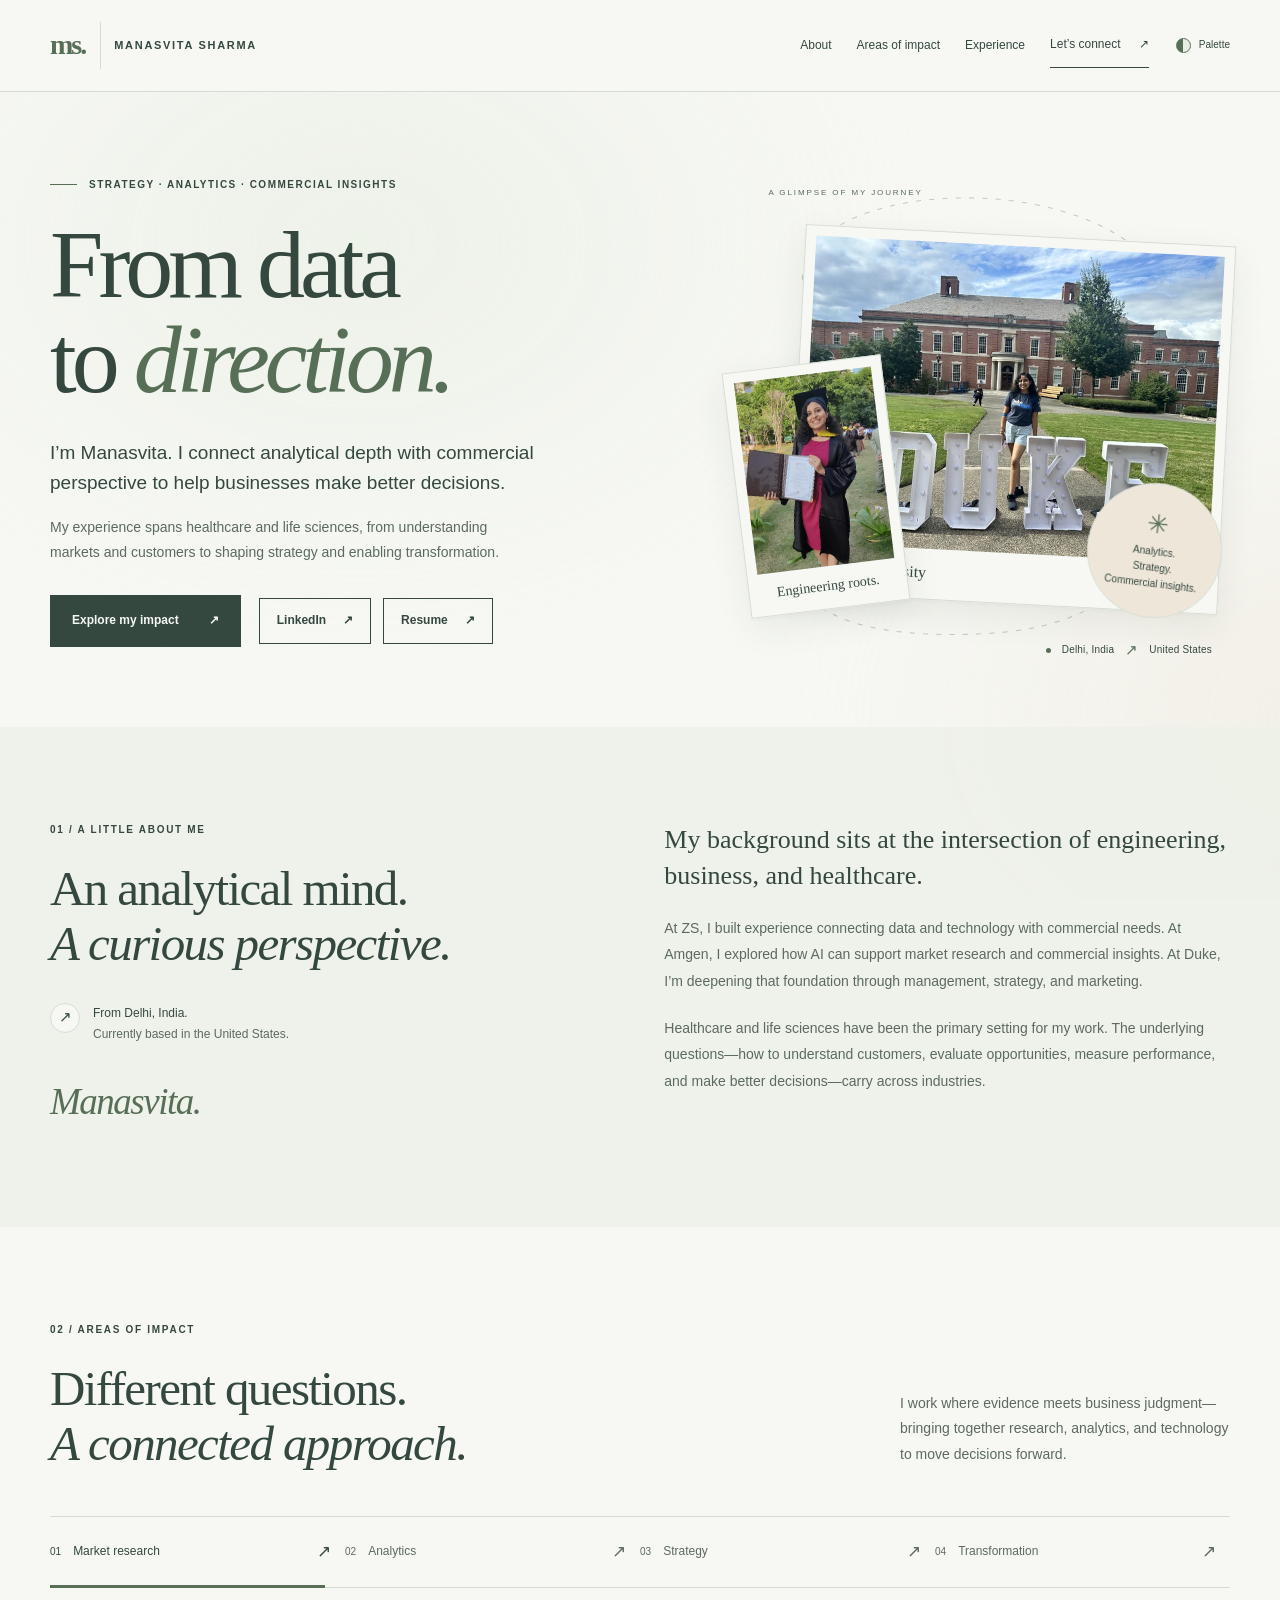
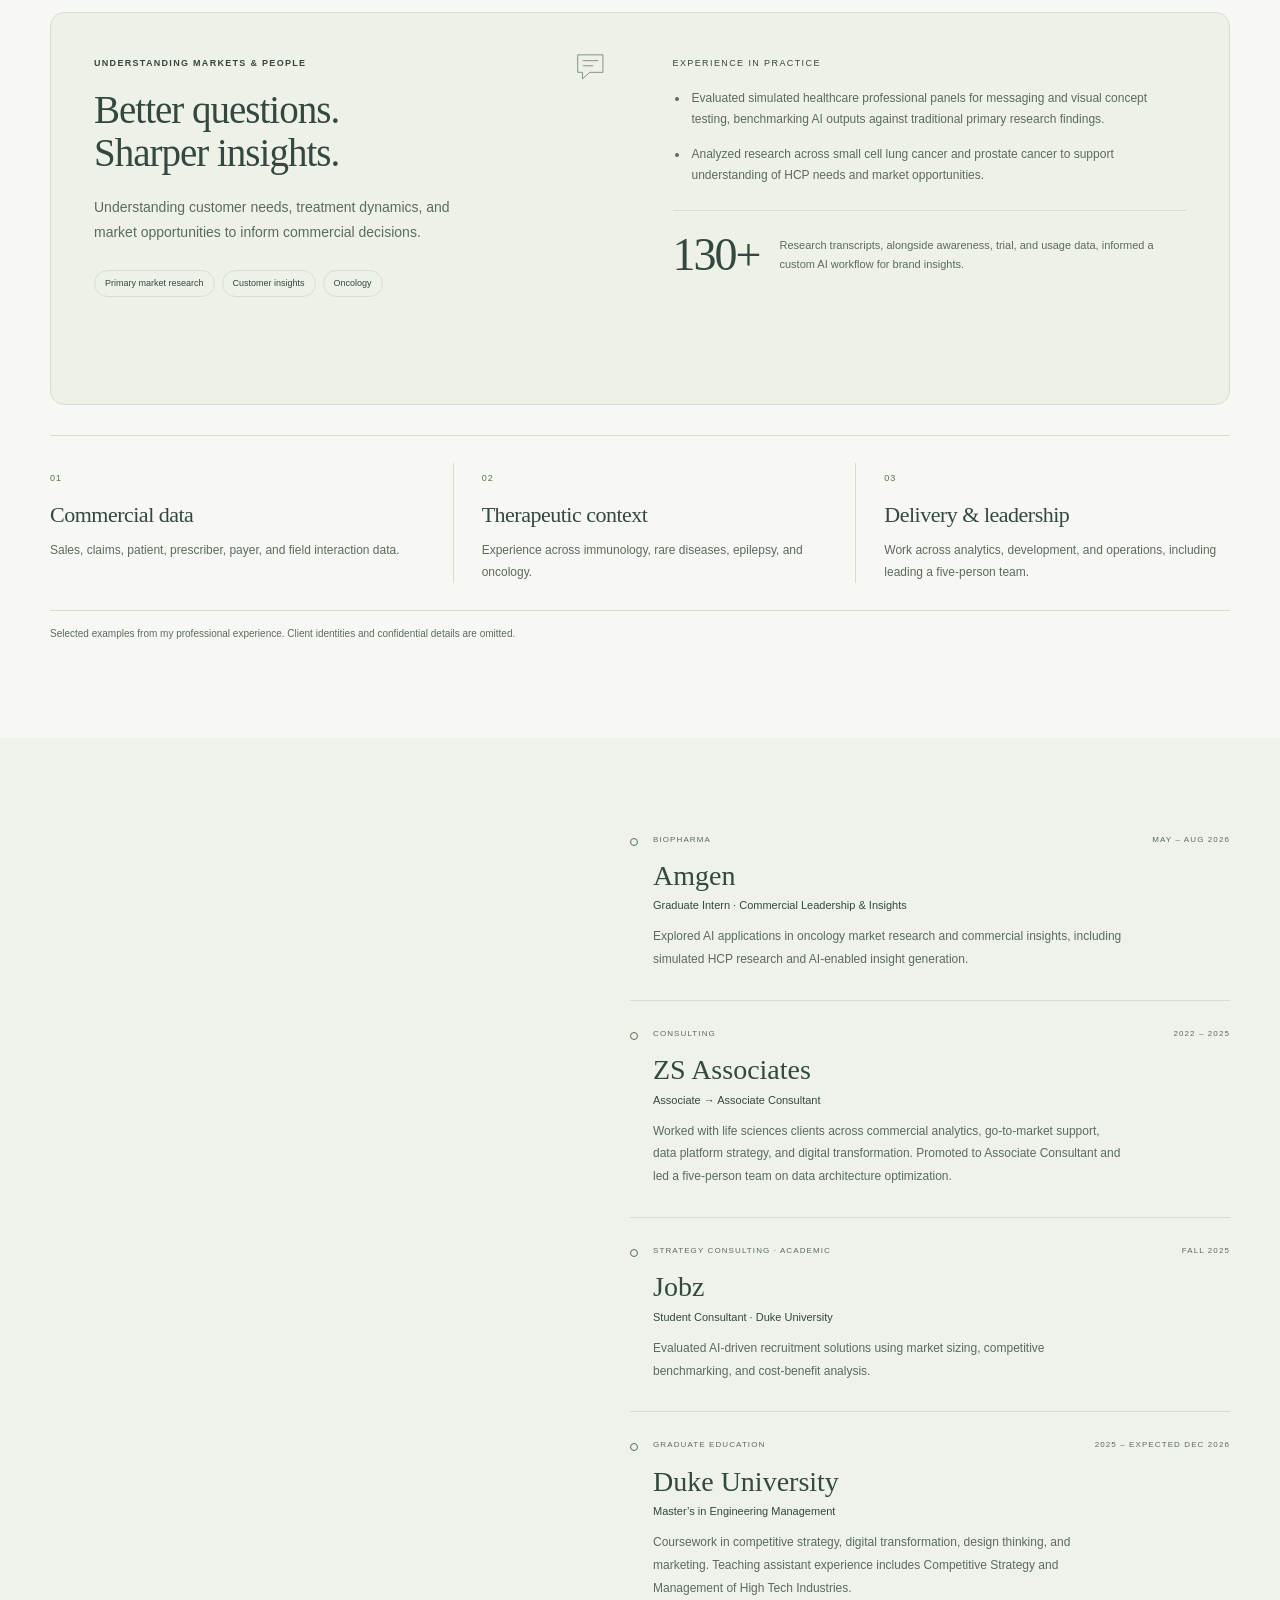
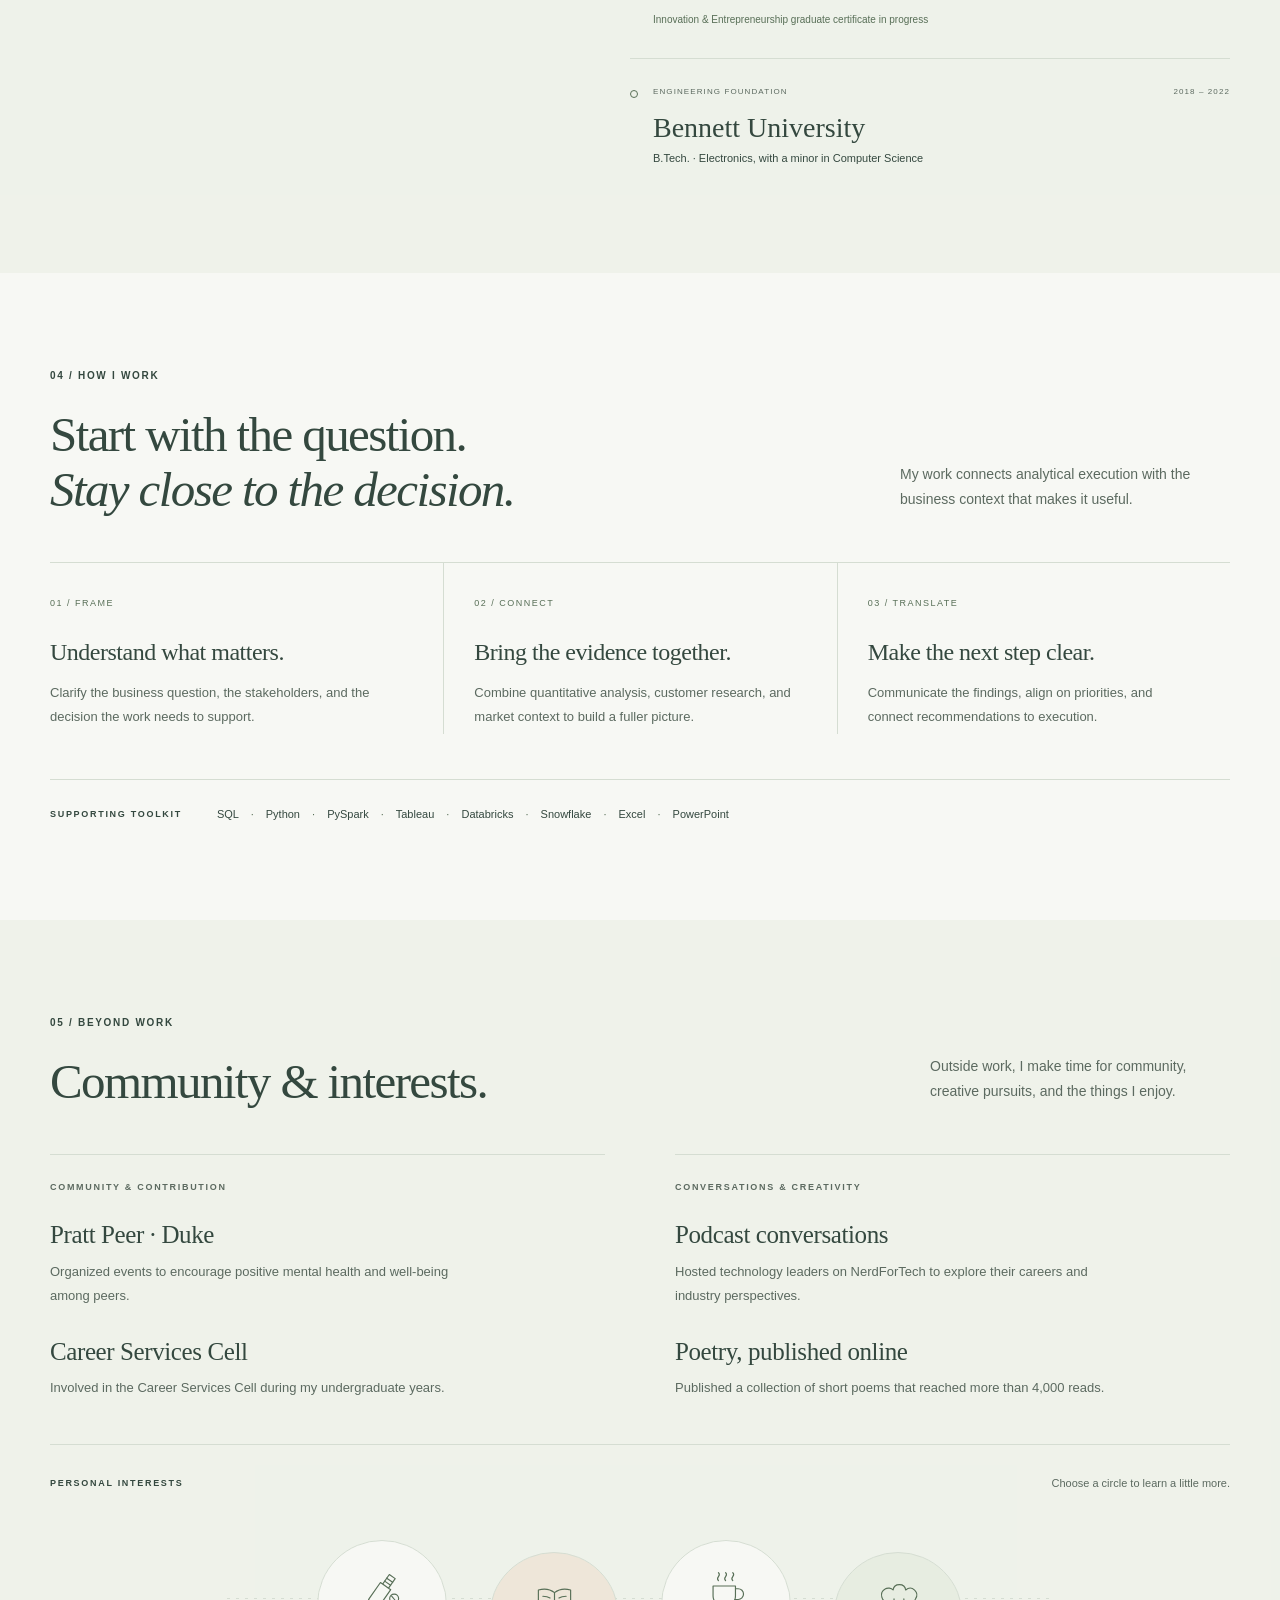
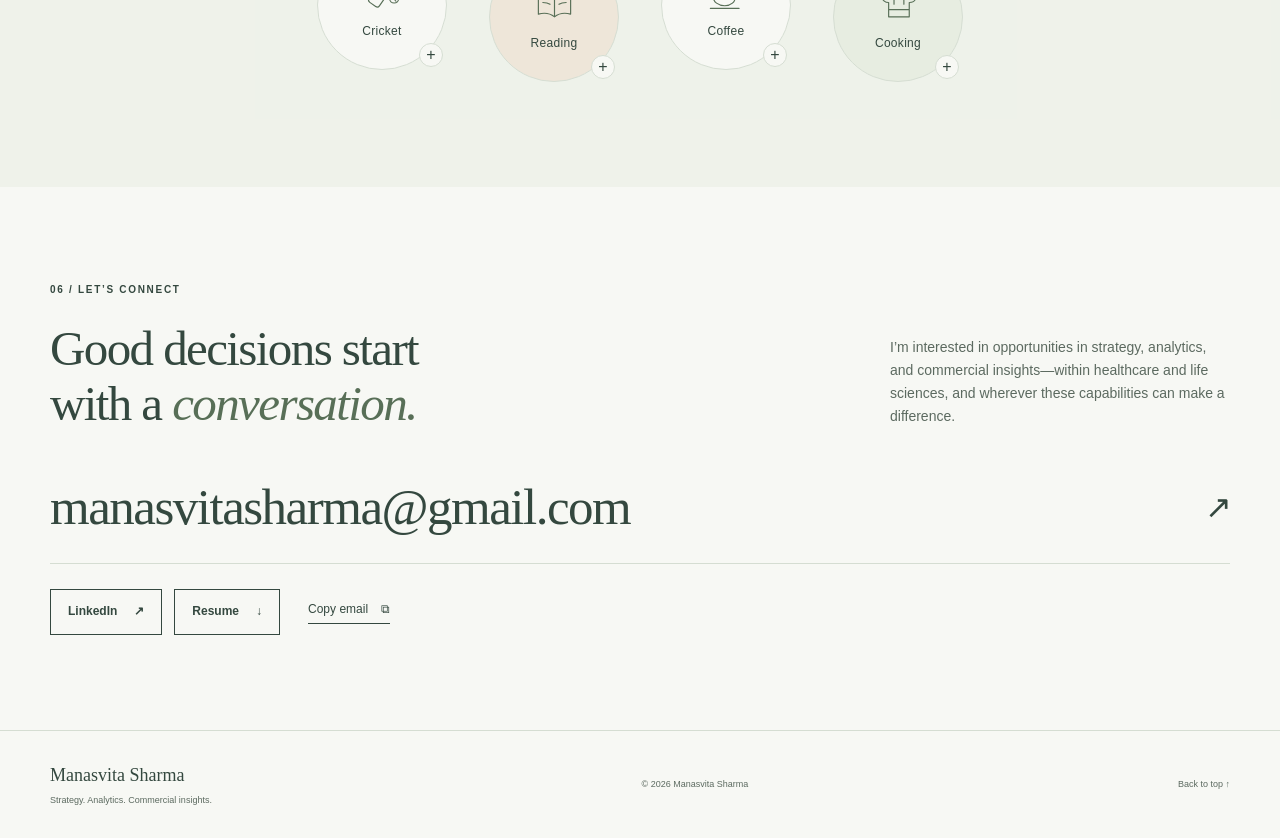
<file: index.html>
<!doctype html>
<html lang="en">
<head>
  <meta charset="utf-8">
  <meta name="viewport" content="width=device-width, initial-scale=1">
  <meta name="theme-color" content="#f7f8f4">
  <title>Manasvita Sharma — Strategy, Analytics & Commercial Insights</title>
  <meta name="description" content="Manasvita Sharma connects analytics, strategy, and commercial insights to help businesses make better decisions. Experience across healthcare, life sciences, and emerging technology.">
  <meta property="og:type" content="website">
  <meta property="og:title" content="Manasvita Sharma — From data to direction">
  <meta property="og:description" content="Strategy, analytics, and commercial insights. Healthcare depth. A perspective that travels across industries.">
  <meta property="og:url" content="https://manasvitaa.github.io/">
  <link rel="canonical" href="https://manasvitaa.github.io/">
  <link rel="icon" href="assets/favicon.svg" type="image/svg+xml">
  <script>
    try { const p = localStorage.getItem('ms-portfolio-palette'); if (['sage', 'mist', 'rose'].includes(p)) document.documentElement.dataset.palette = p; } catch {}
  </script>
  <link rel="stylesheet" href="styles.css">
  <link rel="stylesheet" href="visual.css">
  <link rel="stylesheet" href="journey.css?v=resume-20261018">
  <script src="script.js" defer></script>
</head>
<body>
  <a class="skip-link" href="#main">Skip to content</a>
  <div class="page-atmosphere" aria-hidden="true"><div class="ambient-one"></div><div class="ambient-two"></div></div>
  <header class="site-header">
    <div class="shell header-inner">
      <a class="wordmark" href="#home" aria-label="Manasvita Sharma, home"><span class="monogram" aria-hidden="true">ms.</span><span>MANASVITA SHARMA</span></a>
      <div class="header-controls">
        <nav id="navigation" aria-label="Main navigation">
          <a href="#about">About</a><a href="#impact">Areas of impact</a><a href="#experience">Experience</a><a href="#contact" class="nav-contact">Let’s connect <span aria-hidden="true">↗</span></a>
        </nav>
        <details class="palette-picker" id="palette-picker">
          <summary aria-label="Choose a color palette"><span class="palette-dot" aria-hidden="true"></span><span class="palette-label">Palette</span></summary>
          <div class="palette-options" role="group" aria-label="Color palette">
            <p>Color palette</p>
            <button type="button" data-palette="sage" aria-pressed="true"><span class="swatch swatch-sage" aria-hidden="true"></span>Sage<span class="palette-check" aria-hidden="true">✓</span></button>
            <button type="button" data-palette="mist" aria-pressed="false"><span class="swatch swatch-mist" aria-hidden="true"></span>Mist<span class="palette-check" aria-hidden="true">✓</span></button>
            <button type="button" data-palette="rose" aria-pressed="false"><span class="swatch swatch-rose" aria-hidden="true"></span>Rose<span class="palette-check" aria-hidden="true">✓</span></button>
          </div>
        </details>
        <button class="menu-toggle" type="button" aria-expanded="false" aria-controls="navigation">Menu <span aria-hidden="true">+</span></button>
      </div>
    </div>
  </header>
  <div class="scroll-progress" aria-hidden="true"></div>
  <nav class="page-rail" aria-label="Page sections">
    <a href="#home" data-chapter-link="home" aria-label="Introduction"><span>Introduction</span></a>
    <a href="#about" data-chapter-link="about" aria-label="About"><span>About</span></a>
    <a href="#impact" data-chapter-link="impact" aria-label="Areas of impact"><span>Impact</span></a>
    <a href="#experience" data-chapter-link="experience" aria-label="Experience"><span>Experience</span></a>
    <a href="#approach" data-chapter-link="approach" aria-label="How I work"><span>Approach</span></a>
    <a href="#beyond" data-chapter-link="beyond" aria-label="Community and interests"><span>Beyond work</span></a>
    <a href="#contact" data-chapter-link="contact" aria-label="Contact"><span>Contact</span></a>
  </nav>
  <main id="main">
    <section id="home" class="hero shell" aria-labelledby="hero-title">
      <div class="hero-copy">
        <p class="eyebrow"><span class="small-line"></span> STRATEGY · ANALYTICS · COMMERCIAL INSIGHTS</p>
        <h1 id="hero-title">From data<br>to <em>direction.</em></h1>
        <p class="hero-intro">I’m Manasvita. I connect analytical depth with commercial perspective to help businesses make better decisions.</p>
        <p class="hero-description">My experience spans healthcare and life sciences, from understanding markets and customers to shaping strategy and enabling transformation.</p>
        <div class="actions"><a class="button primary" href="#impact">Explore my impact <span aria-hidden="true">↗</span></a><div class="profile-links"><a class="button profile-button" href="https://www.linkedin.com/in/manasvita-sharma" target="_blank" rel="noopener noreferrer">LinkedIn <span aria-hidden="true">↗</span></a><a class="button profile-button" href="assets/Manasvita-Sharma-Resume.pdf" target="_blank" rel="noopener">Resume <span aria-hidden="true">↗</span></a></div></div>
      </div>
      <div class="hero-visual" aria-label="A glimpse of my journey">
        <svg class="journey-orbit" viewBox="0 0 460 500" aria-hidden="true"><path d="M58 118C50 17 379 2 420 146S431 456 238 467 19 409 35 317"/><circle cx="58" cy="118" r="4"/><circle cx="35" cy="317" r="4"/></svg>
        <span class="visual-label">A GLIMPSE OF MY JOURNEY</span>
        <div class="photo-stack">
          <figure class="photo-card photo-main"><img src="assets/manasvita-duke.webp" alt="Manasvita at Duke University" width="671" height="503" fetchpriority="high"><figcaption>At Duke University <span>United States</span></figcaption></figure>
          <figure class="photo-card photo-detail"><img src="assets/manasvita-graduation.webp" alt="Manasvita at her undergraduate graduation" width="377" height="838"><figcaption>Engineering roots.</figcaption></figure>
          <div class="focus-sticker"><span class="sticker-star" aria-hidden="true">✳</span><span>Analytics.<br>Strategy.<br>Commercial insights.</span></div>
        </div>
        <p class="visual-location"><span class="dot" aria-hidden="true"></span> Delhi, India <span aria-hidden="true">↗</span> United States</p>
      </div>
    </section>

    <section id="about" class="about section" aria-labelledby="about-title"><div class="shell about-layout"><div><p class="eyebrow">01 / A LITTLE ABOUT ME</p><h2 id="about-title">An analytical mind.<br><em>A curious perspective.</em></h2><div class="location-note"><span class="location-icon" aria-hidden="true">↗</span><p>From Delhi, India.<br><span>Currently based in the United States.</span></p></div><span class="about-signature" aria-hidden="true">Manasvita.</span></div><div class="about-copy"><p class="large-copy">My background sits at the intersection of engineering, business, and healthcare.</p><p>At ZS, I built experience connecting data and technology with commercial needs. At Amgen, I explored how AI can support market research and commercial insights. At Duke, I’m deepening that foundation through management, strategy, and marketing.</p><p>Healthcare and life sciences have been the primary setting for my work. The underlying questions—how to understand customers, evaluate opportunities, measure performance, and make better decisions—carry across industries.</p></div></div></section>

    <section id="impact" class="impact section shell" aria-labelledby="impact-title">
      <div class="section-heading"><div><p class="eyebrow">02 / AREAS OF IMPACT</p><h2 id="impact-title">Different questions.<br><em>A connected approach.</em></h2></div><p>I work where evidence meets business judgment—bringing together research, analytics, and technology to move decisions forward.</p></div>
      <div class="impact-tabs" aria-label="Explore areas of impact"><button type="button" data-panel="research" class="active">01 <span>Market research</span><span class="tab-arrow" aria-hidden="true">↗</span></button><button type="button" data-panel="analytics">02 <span>Analytics</span><span class="tab-arrow" aria-hidden="true">↗</span></button><button type="button" data-panel="strategy">03 <span>Strategy</span><span class="tab-arrow" aria-hidden="true">↗</span></button><button type="button" data-panel="transformation">04 <span>Transformation</span><span class="tab-arrow" aria-hidden="true">↗</span></button></div>
      <div class="impact-panels">
        <article class="impact-panel" id="research" aria-labelledby="research-title"><div class="panel-story"><svg class="panel-icon" viewBox="0 0 48 48" aria-hidden="true"><use href="#icon-research"/></svg><p class="eyebrow">UNDERSTANDING MARKETS & PEOPLE</p><h3 id="research-title">Better questions.<br>Sharper insights.</h3><p>Understanding customer needs, treatment dynamics, and market opportunities to inform commercial decisions.</p><div class="tags"><span>Primary market research</span><span>Customer insights</span><span>Oncology</span></div></div><div class="panel-evidence"><p class="evidence-label">EXPERIENCE IN PRACTICE</p><ul><li>Evaluated simulated healthcare professional panels for messaging and visual concept testing, benchmarking AI outputs against traditional primary research findings.</li><li>Analyzed research across small cell lung cancer and prostate cancer to support understanding of HCP needs and market opportunities.</li></ul><div class="panel-metric"><strong>130+</strong><p>Research transcripts, alongside awareness, trial, and usage data, informed a custom AI workflow for brand insights.</p></div></div></article>
        <article class="impact-panel" id="analytics" aria-labelledby="analytics-title"><div class="panel-story"><svg class="panel-icon" viewBox="0 0 48 48" aria-hidden="true"><use href="#icon-analytics"/></svg><p class="eyebrow">MAKING PERFORMANCE ACTIONABLE</p><h3 id="analytics-title">Make the signal<br>easier to see.</h3><p>Turning complex commercial data into useful measures, clear reporting, and insights that help stakeholders act.</p><div class="tags"><span>KPI development</span><span>Performance analytics</span><span>Data storytelling</span></div></div><div class="panel-evidence"><p class="evidence-label">EXPERIENCE IN PRACTICE</p><ul><li>Designed a portfolio performance dashboard spanning the US, Germany, Japan, and Spain to support executive decision-making.</li><li>Launched weekly sales analytics covering reinstatements, HCP and channel shifts, and outlet dynamics to inform brand and market access strategies.</li></ul><div class="panel-metric"><strong>30%</strong><p>Reduction in manual reporting time through a dashboard bringing multi-market portfolio performance into view.</p></div></div></article>
        <article class="impact-panel" id="strategy" aria-labelledby="strategy-title"><div class="panel-story"><svg class="panel-icon" viewBox="0 0 48 48" aria-hidden="true"><use href="#icon-strategy"/></svg><p class="eyebrow">CONNECTING OPPORTUNITY & ACTION</p><h3 id="strategy-title">A clearer view<br>of what comes next.</h3><p>Combining market evidence, commercial context, and structured analysis to help teams choose where to focus.</p><div class="tags"><span>Market sizing</span><span>Competitive analysis</span><span>Commercial strategy</span></div></div><div class="panel-evidence"><p class="evidence-label">EXPERIENCE IN PRACTICE</p><ul><li>Supported go-to-market work for a rare disease product portfolio and presented findings and recommendations to executive leadership.</li><li>Evaluated AI recruitment solutions through market sizing, competitive benchmarking, and cost-benefit analysis to guide positioning and investment priorities.</li></ul><div class="panel-takeaway"><span class="eyebrow">A TRANSFERABLE APPROACH</span><p>Frame the opportunity. Evaluate the alternatives. Turn evidence into a strategic recommendation.</p></div></div></article>
        <article class="impact-panel" id="transformation" aria-labelledby="transformation-title"><div class="panel-story"><svg class="panel-icon" viewBox="0 0 48 48" aria-hidden="true"><use href="#icon-transformation"/></svg><p class="eyebrow">BRINGING STRATEGY INTO PRACTICE</p><h3 id="transformation-title">From possibility<br>to practical change.</h3><p>Connecting technology choices with business priorities, aligning stakeholders, and helping teams adopt new ways of working.</p><div class="tags"><span>Digital transformation</span><span>AI workflows</span><span>Product roadmaps</span></div></div><div class="panel-evidence"><p class="evidence-label">EXPERIENCE IN PRACTICE</p><ul><li>Led strategy and roadmap development for a commercial data platform across sales analytics, incentive compensation, and forecasting.</li><li>Partnered with stakeholders on success metrics and KPIs, driving 90% early adoption among more than 150 brand team users.</li></ul><div class="panel-metric"><strong>30+</strong><p>Business use cases prioritized across development, quality assurance, and client teams for a commercial data platform.</p></div></div></article>
      </div>
      <div class="expertise-band" aria-label="Healthcare experience">
        <div><span class="domain-number">01</span><h3>Commercial data</h3><p>Sales, claims, patient, prescriber, payer, and field interaction data.</p></div>
        <div><span class="domain-number">02</span><h3>Therapeutic context</h3><p>Experience across immunology, rare diseases, epilepsy, and oncology.</p></div>
        <div><span class="domain-number">03</span><h3>Delivery &amp; leadership</h3><p>Work across analytics, development, and operations, including leading a five-person team.</p></div>
      </div>
      <p class="impact-footnote">Selected examples from my professional experience. Client identities and confidential details are omitted.</p>
    </section>

    <section id="experience" class="experience section" aria-labelledby="experience-title"><div class="shell experience-layout"><div class="experience-intro"><p class="eyebrow">03 / EXPERIENCE & EDUCATION</p><h2 id="experience-title">Technical roots.<br><em>Commercial lens.</em></h2><p>Experience in consulting and biopharma, strengthened by graduate study in management and strategy.</p><div class="profile-links"><a class="button profile-button" href="https://www.linkedin.com/in/manasvita-sharma" target="_blank" rel="noopener noreferrer">LinkedIn <span aria-hidden="true">↗</span></a><a class="button profile-button" href="assets/Manasvita-Sharma-Resume.pdf" target="_blank" rel="noopener">Resume <span aria-hidden="true">↗</span></a></div></div><div class="timeline">
      <article class="timeline-item"><div class="timeline-top"><span class="timeline-type">BIOPHARMA</span><span class="date">MAY – AUG 2026</span></div><h3>Amgen</h3><p class="role">Graduate Intern · Commercial Leadership & Insights</p><p>Explored AI applications in oncology market research and commercial insights, including simulated HCP research and AI-enabled insight generation.</p></article>
      <article class="timeline-item"><div class="timeline-top"><span class="timeline-type">CONSULTING</span><span class="date">2022 – 2025</span></div><h3>ZS Associates</h3><p class="role">Associate → Associate Consultant</p><p>Worked with life sciences clients across commercial analytics, go-to-market support, data platform strategy, and digital transformation. Promoted to Associate Consultant and led a five-person team on data architecture optimization.</p></article>
      <article class="timeline-item"><div class="timeline-top"><span class="timeline-type">STRATEGY CONSULTING · ACADEMIC</span><span class="date">FALL 2025</span></div><h3>Jobz</h3><p class="role">Student Consultant · Duke University</p><p>Evaluated AI-driven recruitment solutions using market sizing, competitive benchmarking, and cost-benefit analysis.</p></article>
      <article class="timeline-item education"><div class="timeline-top"><span class="timeline-type">GRADUATE EDUCATION</span><span class="date">2025 – EXPECTED DEC 2026</span></div><h3>Duke University</h3><p class="role">Master’s in Engineering Management</p><p>Coursework in competitive strategy, digital transformation, design thinking, and marketing. Teaching assistant experience includes Competitive Strategy and Management of High Tech Industries.</p><span class="education-note">Innovation & Entrepreneurship graduate certificate in progress</span></article>
      <article class="timeline-item"><div class="timeline-top"><span class="timeline-type">ENGINEERING FOUNDATION</span><span class="date">2018 – 2022</span></div><h3>Bennett University</h3><p class="role">B.Tech. · Electronics, with a minor in Computer Science</p></article>
    </div></div></section>

    <section id="approach" class="approach section shell" aria-labelledby="approach-title"><div class="section-heading"><div><p class="eyebrow">04 / HOW I WORK</p><h2 id="approach-title">Start with the question.<br><em>Stay close to the decision.</em></h2></div><p>My work connects analytical execution with the business context that makes it useful.</p></div><div class="approach-grid"><article><span class="approach-number">01 / FRAME</span><h3>Understand what matters.</h3><p>Clarify the business question, the stakeholders, and the decision the work needs to support.</p></article><article><span class="approach-number">02 / CONNECT</span><h3>Bring the evidence together.</h3><p>Combine quantitative analysis, customer research, and market context to build a fuller picture.</p></article><article><span class="approach-number">03 / TRANSLATE</span><h3>Make the next step clear.</h3><p>Communicate the findings, align on priorities, and connect recommendations to execution.</p></article></div><div class="toolkit"><span class="eyebrow">SUPPORTING TOOLKIT</span><p>SQL <span>·</span> Python <span>·</span> PySpark <span>·</span> Tableau <span>·</span> Databricks <span>·</span> Snowflake <span>·</span> Excel <span>·</span> PowerPoint</p></div></section>



    <section id="beyond" class="beyond section" aria-labelledby="beyond-title"><div class="shell">
      <div class="section-heading"><div><p class="eyebrow">05 / BEYOND WORK</p><h2 id="beyond-title">Community &amp; interests.</h2></div><p>Outside work, I make time for community, creative pursuits, and the things I enjoy.</p></div>
      <div class="beyond-grid">
        <article class="beyond-column"><p class="eyebrow">COMMUNITY & CONTRIBUTION</p><div class="beyond-entry"><h3>Pratt Peer · Duke</h3><p>Organized events to encourage positive mental health and well-being among peers.</p></div><div class="beyond-entry"><h3>Career Services Cell</h3><p>Involved in the Career Services Cell during my undergraduate years.</p></div></article>
        <article class="beyond-column"><p class="eyebrow">CONVERSATIONS & CREATIVITY</p><div class="beyond-entry"><h3>Podcast conversations</h3><p>Hosted technology leaders on NerdForTech to explore their careers and industry perspectives.</p></div><div class="beyond-entry"><h3>Poetry, published online</h3><p>Published a collection of short poems that reached more than 4,000 reads.</p></div></article>
      </div>
      <div class="hobbies"><div class="hobbies-heading"><p class="eyebrow">PERSONAL INTERESTS</p><p>Choose a circle to learn a little more.</p></div>
        <div class="hobby-circles">
          <button class="hobby-circle" type="button" data-hobby="cricket" aria-haspopup="dialog" aria-controls="hobby-dialog"><svg aria-hidden="true" viewBox="0 0 48 48"><use href="#icon-cricket"/></svg><span>Cricket</span><span class="hobby-plus" aria-hidden="true">+</span></button>
          <button class="hobby-circle" type="button" data-hobby="reading" aria-haspopup="dialog" aria-controls="hobby-dialog"><svg aria-hidden="true" viewBox="0 0 48 48"><use href="#icon-reading"/></svg><span>Reading</span><span class="hobby-plus" aria-hidden="true">+</span></button>
          <button class="hobby-circle" type="button" data-hobby="coffee" aria-haspopup="dialog" aria-controls="hobby-dialog"><svg aria-hidden="true" viewBox="0 0 48 48"><use href="#icon-coffee"/></svg><span>Coffee</span><span class="hobby-plus" aria-hidden="true">+</span></button>
          <button class="hobby-circle" type="button" data-hobby="cooking" aria-haspopup="dialog" aria-controls="hobby-dialog"><svg aria-hidden="true" viewBox="0 0 48 48"><use href="#icon-cooking"/></svg><span>Cooking</span><span class="hobby-plus" aria-hidden="true">+</span></button>
        </div>
      </div>
      <noscript><p>I’m a cricket fan and avid reader. I enjoy exploring coffees and cooking—an amateur, but getting better!</p></noscript>
    </div></section>

    <section id="contact" class="contact section shell" aria-labelledby="contact-title"><div class="contact-top"><div><p class="eyebrow">06 / LET’S CONNECT</p><h2 id="contact-title">Good decisions start<br>with a <em>conversation.</em></h2></div><p>I’m interested in opportunities in strategy, analytics, and commercial insights—within healthcare and life sciences, and wherever these capabilities can make a difference.</p></div><a class="email-link" href="mailto:manasvitasharma@gmail.com">manasvitasharma@gmail.com <span aria-hidden="true">↗</span></a><div class="contact-links"><div class="profile-links"><a class="button profile-button" href="https://www.linkedin.com/in/manasvita-sharma" target="_blank" rel="noopener noreferrer">LinkedIn <span aria-hidden="true">↗</span></a><a class="button profile-button" href="assets/Manasvita-Sharma-Resume.pdf" download>Resume <span aria-hidden="true">↓</span></a></div><button id="copy-email" class="text-link" type="button">Copy email <span aria-hidden="true">⧉</span></button><span id="copy-status" role="status"></span></div></section>
  </main>
  <svg class="icon-definitions" xmlns="http://www.w3.org/2000/svg" aria-hidden="true"><defs>
    <symbol id="icon-cricket" viewBox="0 0 48 48"><g transform="rotate(35 24 24)"><path d="M20 5h8v13h-8zM17 18h14v22a3 3 0 0 1-3 3h-8a3 3 0 0 1-3-3z"/><path d="M20 10h8M20 14h8"/></g><circle cx="37" cy="33" r="5"/><path d="m34 30 5 6"/></symbol>
    <symbol id="icon-reading" viewBox="0 0 48 48"><path d="M24 13c-5-4-11-5-18-3v27c7-2 13-1 18 3 5-4 11-5 18-3V10c-7-2-13-1-18 3zM24 13v27M11 17c3 0 5 0 8 2M11 24c3 0 5 0 8 2M29 19c3-2 5-2 8-2M29 26c3-2 5-2 8-2"/></symbol>
    <symbol id="icon-coffee" viewBox="0 0 48 48"><path d="M9 19h25v11c0 7-5 11-12 11S9 37 9 30zM34 22h3a6 6 0 0 1 0 12h-4M6 44h32M15 13c-4-4 4-5 0-9M23 13c-4-4 4-5 0-9M31 13c-4-4 4-5 0-9"/></symbol>
    <symbol id="icon-cooking" viewBox="0 0 48 48"><path d="M13 24c-8 0-11-11-4-15 3-2 7-1 9 1 1-8 13-8 14 0 7-6 16 3 11 10-1 3-4 4-7 4v16H13zM13 32h23M19 20v6M30 20v6M13 40h23"/></symbol>
    <symbol id="icon-research" viewBox="0 0 48 48"><path d="M7 8h34v24H23L13 41v-9H7zM14 16h20M14 23h13"/></symbol>
    <symbol id="icon-analytics" viewBox="0 0 48 48"><path d="M7 7v34h35M15 32V22h5v10M25 32V15h5v17M35 32V8h5v24"/></symbol>
    <symbol id="icon-strategy" viewBox="0 0 48 48"><circle cx="24" cy="24" r="18"/><path d="m31 17-4 10-10 4 4-10zM24 3v6M24 39v6M3 24h6M39 24h6"/></symbol>
    <symbol id="icon-transformation" viewBox="0 0 48 48"><rect x="5" y="6" width="12" height="12" rx="3"/><rect x="31" y="30" width="12" height="12" rx="3"/><path d="M17 12h14a6 6 0 0 1 6 6v12M31 36H17a6 6 0 0 1-6-6V18M33 26l4 4 4-4M7 22l4-4 4 4"/></symbol>
  </defs></svg>
  <dialog id="hobby-dialog" class="hobby-dialog" aria-labelledby="hobby-title" aria-describedby="hobby-description">
    <button class="hobby-close" type="button" aria-label="Close personal interest">×</button>
    <svg class="hobby-dialog-icon" aria-hidden="true" viewBox="0 0 48 48"><use id="hobby-dialog-symbol" href="#icon-cricket"/></svg>
    <p class="eyebrow">OUTSIDE WORK</p><h3 id="hobby-title">Cricket</h3><p id="hobby-description">I’m a huge cricket fan.</p>
  </dialog>
  <footer class="site-footer"><div class="shell footer-inner"><a class="footer-name" href="#home">Manasvita Sharma<span>Strategy. Analytics. Commercial insights.</span></a><span>© <span id="year">2026</span> Manasvita Sharma</span><a href="#home">Back to top ↑</a></div></footer>
</body>
</html>
</file>
<file: styles.css>
:root{--paper:#f7f8f4;--ink:#34483f;--muted:#5c6a60;--line:#d5ddd2;--accent:#586f57;--green-light:#e7ede1;--surface:#edf1e8;--highlight:#eee6d9;--serif:Georgia,'Times New Roman',serif;--sans:Arial,Helvetica,sans-serif}
:root[data-palette="mist"]{--paper:#f5f7f8;--ink:#354953;--muted:#596975;--line:#d5dfe3;--accent:#4f697b;--green-light:#e5edf1;--surface:#edf2f4;--highlight:#e8e5f0}
:root[data-palette="rose"]{--paper:#faf6f5;--ink:#514348;--muted:#746167;--line:#e5d9dc;--accent:#795b66;--green-light:#f0e5e8;--surface:#f5edef;--highlight:#efe8de}
*{box-sizing:border-box}html{scroll-behavior:smooth;scroll-padding-top:100px}body{margin:0;background:var(--paper);color:var(--ink);font-family:var(--sans);font-size:16px;line-height:1.65;-webkit-font-smoothing:antialiased}a{color:inherit;text-decoration:none}button{font:inherit;color:inherit;cursor:pointer}button,a{-webkit-tap-highlight-color:transparent}a:focus-visible,button:focus-visible{outline:3px solid var(--accent);outline-offset:6px}::selection{background:var(--green-light);color:var(--ink)}.shell{width:min(1180px,calc(100% - 96px));margin-inline:auto}.site-header{position:sticky;top:0;z-index:20;background:var(--paper);border-bottom:1px solid var(--line)}.header-inner{height:91px;display:flex;align-items:center;justify-content:space-between;gap:30px}.wordmark{display:flex;gap:13px;align-items:center;font-size:11px;letter-spacing:1.7px;font-weight:700}.monogram{font-family:var(--serif);font-size:28px;letter-spacing:-2px;color:var(--accent);padding-right:15px;border-right:1px solid var(--line)}nav{display:flex;gap:30px;align-items:center;font-size:12px}nav a{padding-block:12px}nav a:hover,.text-link:hover{color:var(--accent)}.nav-contact{border-bottom:1px solid var(--ink)}.nav-contact span{margin-left:15px}.menu-toggle{display:none}.eyebrow{font-size:10px;letter-spacing:1.7px;font-weight:600;line-height:1.6;margin:0 0 24px}.hero{display:grid;grid-template-columns:1.5fr 1fr;gap:78px;align-items:center;padding-block:85px 80px}.hero .eyebrow{font-size:10px;letter-spacing:1.5px;display:flex;align-items:center;gap:12px}.small-line{height:1px;width:27px;background:var(--accent);flex-shrink:0}h1,h2,h3,p{margin-top:0}h1,h2,h3{font-weight:400}h1{font-family:var(--serif);font-size:clamp(68px,7.5vw,105px);line-height:.99;letter-spacing:-5px;margin-bottom:31px}em{font-weight:400;color:var(--accent)}.hero-intro{font-size:19px;line-height:1.6;max-width:520px;margin-bottom:16px}.hero-description{color:var(--muted);font-size:14px;max-width:475px;line-height:1.8;margin-bottom:30px}.actions{display:flex;gap:27px;align-items:center}.button{display:inline-flex;align-items:center;justify-content:center;gap:30px;padding:15px 21px;font-size:12px;font-weight:600;transition:background .2s,transform .2s}.primary{background:var(--ink);color:var(--paper);border:1px solid var(--ink)}.primary:hover{background:var(--accent);transform:translateY(-2px)}.text-link{display:inline-flex;gap:13px;align-items:center;font-size:12px;line-height:1.5;border-bottom:1px solid currentColor;padding-bottom:5px}.hero-aside{background:var(--green-light);padding:28px 32px 21px;position:relative;border-radius:160px 160px 0 0;padding-top:58px}.aside-top{display:flex;align-items:center;justify-content:space-between;margin-bottom:22px;padding-inline:8px}.aside-top .eyebrow{font-size:9px;letter-spacing:1.8px;margin:0}.asterisk{font-size:40px;color:var(--accent);line-height:1}.aside-bottom{border-top:1px solid var(--line);margin-top:14px;padding-top:18px;display:flex;align-items:center;gap:8px;font-size:9px;letter-spacing:.1px}.dot{width:5px;height:5px;border-radius:50%;background:var(--accent);flex-shrink:0}.credentials{border-block:1px solid var(--line)}.credentials-inner{display:flex;align-items:center;justify-content:space-between;gap:24px;padding-block:26px}.credentials p{font-size:9px;letter-spacing:1.6px;color:var(--muted);margin:0;max-width:110px}.credentials-inner>span:not(.credential-note){font-family:var(--serif);font-size:25px;letter-spacing:-.5px}.credentials .credential-note{font-size:10px;color:var(--muted);line-height:1.7;border-left:1px solid var(--line);padding-left:30px}.section{padding-block:95px}.section-heading{display:flex;justify-content:space-between;align-items:flex-end;gap:65px;margin-bottom:44px}.section-heading>p{max-width:330px;font-size:14px;color:var(--muted);line-height:1.8;margin-bottom:5px}h2{font-family:var(--serif);font-size:clamp(35px,4vw,49px);letter-spacing:-1.6px;line-height:1.12;margin-bottom:0}h2 em{color:inherit}.impact-tabs{display:grid;grid-template-columns:repeat(4,1fr);border-bottom:1px solid var(--line)}.impact-tabs button{border:0;border-top:1px solid var(--line);background:none;text-align:left;padding:21px 14px 21px 0;display:flex;gap:12px;align-items:center;font-size:10px;color:var(--muted);position:relative}.impact-tabs button span:not(.tab-arrow){font-size:12px}.tab-arrow{margin-left:auto;font-size:17px}.impact-tabs button.active{color:var(--ink)}.impact-tabs button.active:after{content:'';position:absolute;bottom:-1px;left:0;right:20px;height:3px;background:var(--accent)}.impact-tabs button:hover{color:var(--accent)}.impact-panel{display:grid;grid-template-columns:1fr 1fr;gap:65px;padding:43px;background:var(--surface);margin-top:24px;min-height:393px}.impact-panel[hidden]{display:none}.panel-story .eyebrow{font-size:9px;letter-spacing:1.3px;margin-bottom:19px}.panel-story h3{font-family:var(--serif);font-size:39px;letter-spacing:-1px;line-height:1.1;margin-bottom:20px}.panel-story>p:not(.eyebrow){font-size:14px;line-height:1.8;color:var(--muted);max-width:360px}.tags{display:flex;flex-wrap:wrap;gap:7px;margin-top:25px}.tags span{font-size:9px;border:1px solid var(--line);padding:5px 10px;border-radius:20px}.evidence-label{font-size:9px;letter-spacing:1.4px;margin-bottom:17px}.panel-evidence ul{padding-left:16px;margin:0;font-size:12px;color:var(--muted);line-height:1.8}.panel-evidence li{padding-left:3px;margin-bottom:13px}.panel-evidence li::marker{color:var(--accent)}.panel-metric{display:flex;gap:20px;align-items:center;border-top:1px solid var(--line);padding-top:21px;margin-top:23px}.panel-metric strong{font-family:var(--serif);font-size:46px;font-weight:400;line-height:1;letter-spacing:-2px;white-space:nowrap}.panel-metric p{font-size:11px;line-height:1.7;margin:0;color:var(--muted)}.panel-takeaway{border-top:1px solid var(--line);margin-top:23px;padding-top:21px}.panel-takeaway .eyebrow{font-size:9px;margin-bottom:10px}.panel-takeaway p{font-family:var(--serif);font-size:21px;line-height:1.4;margin:0}.impact-footnote{font-size:10px;color:var(--muted);margin:15px 0 0}.experience{background:var(--surface);color:var(--ink)}.experience-layout{display:grid;grid-template-columns:1fr 1.25fr;gap:100px}.experience-intro{align-self:start;position:sticky;top:130px}.experience-intro>p:not(.eyebrow){font-size:14px;color:var(--muted);max-width:320px;margin-block:25px}.experience .eyebrow{color:var(--muted)}.experience-intro .text-link{color:var(--accent)}.timeline-item{padding:26px 0 29px;border-top:1px solid var(--line)}.timeline-item:first-child{padding-top:0;border-top:0}.timeline-item:last-child{padding-bottom:0}.timeline-top{display:flex;gap:16px;justify-content:space-between;align-items:center;margin-bottom:12px}.timeline-type,.date{font-size:8px;letter-spacing:1.1px;color:var(--muted)}.date{text-align:right;white-space:nowrap}.timeline-item h3{font-family:var(--serif);font-size:28px;margin-bottom:2px;line-height:1.3}.timeline-item .role{font-size:11px;color:var(--ink);margin-bottom:11px}.timeline-item>p:not(.role){font-size:12px;line-height:1.9;color:var(--muted);margin-bottom:0;max-width:470px}.education-note{display:block;color:var(--accent);font-size:10px;margin-top:13px}.approach-grid{display:grid;grid-template-columns:repeat(3,1fr);margin-top:45px}.approach-grid article{border-top:1px solid var(--line);padding:25px 30px 5px 0}.approach-grid article+article{padding-left:30px;border-left:1px solid var(--line)}.approach-number{font-size:9px;color:var(--accent);letter-spacing:1.5px}.approach-grid h3{font-family:var(--serif);font-size:24px;line-height:1.2;letter-spacing:-.5px;margin-block:23px 14px}.approach-grid p{font-size:13px;color:var(--muted);line-height:1.85;margin-bottom:0}.toolkit{border-top:1px solid var(--line);margin-top:45px;padding-top:23px;display:flex;gap:35px;align-items:center}.toolkit .eyebrow{font-size:9px;white-space:nowrap;margin:0}.toolkit p{font-size:11px;margin:0;line-height:2}.toolkit p span{padding-inline:9px;color:var(--accent)}.about{background:var(--surface)}.about-layout{display:grid;grid-template-columns:1fr 1.1fr;gap:100px}.about-signature{font-family:var(--serif);font-style:italic;display:block;font-size:37px;letter-spacing:-1.5px;color:var(--accent);margin-top:55px}.about-copy>p{font-size:14px;color:var(--muted);line-height:1.9;margin-bottom:20px}.about-copy .large-copy{font-family:var(--serif);font-size:26px;color:var(--ink);line-height:1.4}.contact-top{display:flex;gap:80px;justify-content:space-between;align-items:flex-end}.contact-top>p{font-size:14px;color:var(--muted);max-width:340px;margin-bottom:4px}.contact h2 em{color:var(--accent)}.email-link{display:flex;justify-content:space-between;align-items:center;gap:15px;font-family:var(--serif);font-size:clamp(24px,4.2vw,51px);letter-spacing:-1.5px;border-bottom:1px solid var(--line);padding:40px 0 20px;line-height:1.4}.email-link:hover{color:var(--accent)}.email-link span{font-family:var(--sans);font-size:32px}.contact-links{display:flex;align-items:center;flex-wrap:wrap;gap:28px;margin-top:25px}.contact-links button{background:none;border:0;border-bottom:1px solid currentColor;padding:0 0 5px;border-radius:0}#copy-status{font-size:11px;color:var(--accent)}.site-footer{border-top:1px solid var(--line)}.footer-inner{display:flex;justify-content:space-between;align-items:center;gap:30px;padding-block:30px;font-size:9px;color:var(--muted)}.footer-name{font-family:var(--serif);font-size:18px;color:var(--ink)}.footer-name span{display:block;font-family:var(--sans);font-size:9px;margin-top:2px;color:var(--muted)}.skip-link{position:fixed;top:10px;left:10px;transform:translateY(-200%);background:var(--ink);color:white;padding:12px;z-index:99}.skip-link:focus{transform:translateY(0)}
@media(min-width:1500px){.hero{padding-block:100px}.hero-aside{max-width:390px;justify-self:end;width:100%}}@media(max-width:1050px){.shell{width:calc(100% - 64px)}.hero{gap:40px;padding-block:65px}.hero h1{font-size:82px}.hero-intro{font-size:17px}.hero-aside{padding-inline:25px}.hero .eyebrow{font-size:8px}.experience-layout{gap:60px}.impact-panel{padding:32px;gap:35px}.section-heading{gap:35px}.section-heading>p{max-width:280px}.about-layout{gap:55px}.contact-top{gap:40px}.contact-top>p{max-width:270px}.wordmark{font-size:9px;letter-spacing:1.2px}nav{gap:20px;font-size:11px}.timeline-type,.date{letter-spacing:.5px}}
@media(max-width:760px){html{scroll-padding-top:85px}.shell{width:calc(100% - 40px)}.header-inner{height:73px;gap:15px}.wordmark{font-size:9px;letter-spacing:1px}.monogram{font-size:27px}.menu-toggle{display:flex;align-items:center;gap:12px;border:0;background:none;font-size:12px;padding:8px 0}.menu-toggle span{font-size:22px;line-height:1}nav{display:none;position:absolute;top:73px;left:0;right:0;background:var(--paper);padding:18px 20px 25px;border-bottom:1px solid var(--line);flex-direction:column;align-items:stretch;gap:0;font-size:14px}nav.open{display:flex}nav a{padding:12px 4px}.nav-contact{border-bottom:0}.hero{grid-template-columns:1fr;gap:45px;padding-block:48px}.hero h1{font-size:clamp(67px,13vw,90px);letter-spacing:-3.8px}.hero .eyebrow{font-size:8px;letter-spacing:1.1px;gap:8px;margin-bottom:25px}.small-line{width:19px}.hero-intro{font-size:18px;max-width:550px}.hero-description{font-size:14px;max-width:550px}.actions{gap:24px}.hero-aside{border-radius:0;padding:24px;max-width:none}.aside-top{padding:0;margin-bottom:8px}.aside-top .eyebrow{font-size:9px;letter-spacing:1.7px;margin:0}.asterisk{font-size:29px}.aside-bottom{margin-top:4px;padding-top:15px;font-size:9px}.credentials-inner{flex-wrap:wrap;gap:15px 20px;justify-content:space-between;padding-block:24px}.credentials p{max-width:none;flex:0 0 100%;font-size:8px}.credentials-inner>span:not(.credential-note){font-size:23px}.credentials .credential-note{display:none}.section{padding-block:60px}.section-heading{display:block;margin-bottom:30px}.section-heading>p{max-width:500px;margin-top:22px;font-size:14px}.eyebrow{font-size:9px;margin-bottom:20px}h2{font-size:38px;letter-spacing:-1.5px}.impact-tabs{grid-template-columns:repeat(2,1fr);gap:0 20px}.impact-tabs button{padding-block:15px;gap:9px}.impact-tabs button span:not(.tab-arrow){font-size:12px}.impact-tabs button.active:after{right:0}.impact-panel{grid-template-columns:1fr;padding:27px 23px;gap:30px;margin-top:21px;min-height:0}.panel-story h3{font-size:37px}.panel-story>p:not(.eyebrow){max-width:none;font-size:14px}.tags{margin-top:20px}.panel-evidence{border-top:1px solid var(--line);padding-top:24px}.panel-evidence ul{font-size:13px}.panel-metric p{font-size:12px}.impact-footnote{font-size:9px;line-height:1.8}.experience-layout{grid-template-columns:1fr;gap:43px}.experience-intro{position:static}.experience-intro>p:not(.eyebrow){max-width:500px;margin-block:23px}.timeline-item{padding-block:24px}.timeline-top{gap:8px}.timeline-type,.date{font-size:8px;letter-spacing:.4px}.timeline-item h3{font-size:28px}.timeline-item>p:not(.role){font-size:13px;max-width:550px}.timeline-item .role{font-size:12px}.approach-grid{grid-template-columns:1fr;margin-top:30px}.approach-grid article,.approach-grid article+article{padding:24px 0;border-left:0}.approach-grid h3{margin-block:15px 11px;font-size:26px}.approach-grid p{font-size:14px}.toolkit{display:block;margin-top:10px;padding-top:24px}.toolkit .eyebrow{margin-bottom:12px}.toolkit p{font-size:12px}.toolkit p span{padding-inline:6px}.about-layout{grid-template-columns:1fr;gap:30px}.about-signature{display:none}.about-copy .large-copy{font-size:25px}.about-copy>p{font-size:14px}.contact-top{display:block}.contact-top>p{max-width:500px;margin-top:24px}.email-link{font-size:clamp(21px,5.3vw,36px);letter-spacing:-.7px;padding-top:30px;gap:7px}.email-link span{font-size:23px}.contact-links{gap:20px 23px}.footer-inner{flex-wrap:wrap;gap:20px;padding-block:25px}.footer-name{flex:0 0 100%}.footer-inner>a:last-child{margin-left:auto}.footer-inner>span{font-size:9px}}
@media(prefers-reduced-motion:reduce){html{scroll-behavior:auto}*,*:before,*:after{transition:none!important;animation:none!important}}

/* Concrete expertise summary and closing personal section. */
.expertise-list>div{padding:20px 0;border-bottom:1px solid var(--line)}.expertise-list>div:last-child{border-bottom:0}.expertise-list h3{font-family:var(--serif);font-size:29px;line-height:1.2;letter-spacing:-.8px;margin:0 0 9px}.expertise-list p{font-size:12px;color:var(--muted);line-height:1.75;margin:0;max-width:290px}.beyond{background:var(--surface)}.beyond .section-heading>p{max-width:300px}.beyond-grid{display:grid;grid-template-columns:1fr 1fr;gap:70px}.beyond-column{border-top:1px solid var(--line);padding-top:25px}.beyond-column>.eyebrow{font-size:9px;color:var(--muted);margin-bottom:25px}.beyond-entry+.beyond-entry{margin-top:28px}.beyond-entry h3{font-family:var(--serif);font-size:25px;line-height:1.3;letter-spacing:-.4px;margin-bottom:8px}.beyond-entry p{font-size:13px;line-height:1.85;color:var(--muted);margin:0;max-width:430px}
@media(max-width:1050px){.expertise-list h3{font-size:25px}.beyond-grid{gap:45px}}
@media(max-width:760px){.expertise-list>div{display:grid;grid-template-columns:1fr 1.2fr;gap:20px;padding:18px 0;align-items:start}.expertise-list h3{font-size:23px;margin:0;letter-spacing:-.5px}.expertise-list p{font-size:12px;max-width:none}.beyond-grid{grid-template-columns:1fr;gap:32px}.beyond-column>.eyebrow{margin-bottom:20px}.beyond-entry+.beyond-entry{margin-top:24px}.beyond-entry p{font-size:14px;max-width:none}}

/* Muted palettes, quiet movement, and personal-interest interactions. */
body,.site-header,.hero-aside,.about,.experience,.beyond,.impact-panel,.hobby-circle,.hobby-dialog,.palette-options{transition:background-color .35s ease,color .3s ease,border-color .3s ease}
.header-controls{display:flex;align-items:center;gap:27px}.header-controls nav{gap:25px}.palette-picker{position:relative}.palette-picker summary{display:flex;align-items:center;gap:8px;font-size:10px;cursor:pointer;list-style:none;padding:12px 0}.palette-picker summary::-webkit-details-marker{display:none}.palette-picker summary:focus-visible{outline:3px solid var(--accent);outline-offset:5px}.palette-dot{display:block;width:15px;height:15px;border:1px solid var(--accent);border-radius:50%;background:linear-gradient(90deg,var(--accent) 50%,var(--green-light) 50%)}.palette-options{position:absolute;right:0;top:calc(100% + 10px);width:196px;background:var(--paper);padding:18px;border:1px solid var(--line);border-radius:12px;box-shadow:0 12px 35px #25352e12;z-index:30}.palette-options>p{font-size:9px;letter-spacing:1.3px;text-transform:uppercase;color:var(--muted);margin:0 0 10px}.palette-options button{display:flex;align-items:center;gap:11px;width:100%;padding:10px 7px;border:0;background:none;font-size:12px;text-align:left;border-radius:6px}.palette-options button:hover{background:var(--surface)}.swatch{display:block;width:22px;height:22px;border-radius:50%;border:1px solid #00000012}.swatch-sage{background:linear-gradient(135deg,#e7ede1 50%,#586f57 50%)}.swatch-mist{background:linear-gradient(135deg,#e5edf1 50%,#4f697b 50%)}.swatch-rose{background:linear-gradient(135deg,#f0e5e8 50%,#795b66 50%)}.palette-check{margin-left:auto;visibility:hidden;font-size:11px}.palette-options button[aria-pressed="true"] .palette-check{visibility:visible}.scroll-progress{position:fixed;left:0;top:0;width:100%;height:2px;background:var(--accent);z-index:40;transform:scaleX(0);transform-origin:left;pointer-events:none}
.location-note{display:flex;gap:13px;align-items:flex-start;margin-top:31px}.location-icon{display:flex;align-items:center;justify-content:center;flex-shrink:0;width:30px;height:30px;border:1px solid var(--line);border-radius:50%;font-size:15px}.location-note p{font-size:12px;line-height:1.8;margin:0}.location-note p span{color:var(--muted)}.about-signature{margin-top:25px}.hero-aside{border-bottom-left-radius:12px;border-bottom-right-radius:12px}.expertise-list>div{transition:padding-left .25s ease}.expertise-list>div:hover{padding-left:7px}.text-link>span,.nav-contact>span{display:inline-block;transition:transform .2s ease}.text-link:hover>span,.nav-contact:hover>span{transform:translate(2px,-2px)}.timeline-item{position:relative;transition:padding-left .25s ease}.timeline-item:hover{padding-left:8px}.impact-panel{animation:panel-in .4s ease}.beyond h2{max-width:600px}.beyond .section-heading>p{max-width:300px}.hobbies{border-top:1px solid var(--line);margin-top:44px;padding-top:29px}.hobbies-heading{display:flex;align-items:center;justify-content:space-between;gap:20px}.hobbies-heading .eyebrow{font-size:9px;margin:0}.hobbies-heading>p:last-child{font-size:11px;color:var(--muted);margin:0}.hobby-circles{display:flex;align-items:center;justify-content:center;gap:42px;padding:36px 0 10px}.hobby-circle{width:130px;aspect-ratio:1;flex-shrink:0;border-radius:50%;border:1px solid var(--line);background:var(--paper);position:relative;display:flex;flex-direction:column;justify-content:center;align-items:center;gap:10px;transition:transform .35s cubic-bezier(.2,.7,.3,1),background-color .3s,box-shadow .3s,border-color .3s}.hobby-circle:nth-child(even){background:var(--green-light);margin-top:24px}.hobby-circle svg,.hobby-dialog-icon{width:39px;height:39px;fill:none;stroke:currentColor;stroke-width:1.5;stroke-linecap:round;stroke-linejoin:round;color:var(--accent);transition:transform .35s ease}.hobby-circle>span:not(.hobby-plus){font-size:12px;letter-spacing:.3px}.hobby-plus{display:flex;align-items:center;justify-content:center;position:absolute;bottom:2px;right:3px;width:24px;height:24px;border-radius:50%;background:var(--paper);border:1px solid var(--line);font-size:16px;line-height:1}.hobby-circle:hover{transform:translateY(-7px);box-shadow:0 12px 25px #25352e0c;border-color:var(--accent)}.hobby-circle:hover svg{transform:rotate(-7deg)}.hobby-circle:active{transform:translateY(-3px) scale(.98)}.icon-definitions{position:absolute;width:0;height:0;overflow:hidden}.hobby-dialog{width:min(370px,calc(100vw - 40px));aspect-ratio:1;max-height:calc(100dvh - 40px);border:1px solid var(--line);border-radius:50%;padding:55px 48px 45px;background:var(--paper);color:var(--ink);text-align:center;overflow:auto;box-shadow:0 18px 80px #25352e24}.hobby-dialog[open]{display:flex;flex-direction:column;align-items:center;justify-content:center;animation:note-in .3s cubic-bezier(.2,.7,.3,1)}.hobby-dialog::backdrop{background:#24352e38;backdrop-filter:blur(5px)}.hobby-dialog-icon{width:44px;height:44px;flex-shrink:0;margin-bottom:18px}.hobby-dialog .eyebrow{font-size:8px;margin-bottom:8px}.hobby-dialog h3{font-family:var(--serif);font-size:31px;line-height:1.2;letter-spacing:-.6px;margin-bottom:13px}.hobby-dialog>p:last-child{font-size:13px;line-height:1.8;color:var(--muted);margin:0;max-width:245px}.hobby-close{position:absolute;top:18px;left:calc(50% - 15px);width:30px;height:30px;border:0;background:none;font-size:23px;line-height:1;padding:0;border-radius:50%;color:var(--muted)}.hobby-close:hover{background:var(--green-light)}body:has(.hobby-dialog[open]){overflow:hidden}
@keyframes note-in{from{opacity:0;transform:translateY(12px) scale(.94)}to{opacity:1;transform:translateY(0) scale(1)}}
@keyframes panel-in{from{opacity:.4;transform:translateY(6px)}to{opacity:1;transform:translateY(0)}}
@keyframes entrance{from{opacity:0;transform:translateY(16px)}to{opacity:1;transform:translateY(0)}}
@media(prefers-reduced-motion:no-preference){.hero-copy>*{animation:entrance .75s cubic-bezier(.2,.7,.3,1) both}.hero-copy>*:nth-child(2){animation-delay:.08s}.hero-copy>*:nth-child(3){animation-delay:.16s}.hero-copy>*:nth-child(4){animation-delay:.24s}.hero-copy>*:nth-child(5){animation-delay:.32s}.hero-aside{animation:entrance .9s .2s both}.reveal{transition:opacity .7s ease,transform .7s cubic-bezier(.2,.7,.3,1)}.reveal.is-waiting{opacity:0;transform:translateY(22px)}.reveal:focus-within{opacity:1;transform:none}}
@media(max-width:1050px){.header-controls{gap:20px}.header-controls nav{gap:18px}.hobby-circles{gap:28px}.hobby-circle{width:120px}}
@media(max-width:760px){.header-controls{gap:19px}.header-controls nav{gap:0}.palette-picker summary{font-size:10px}.palette-options{right:-35px}.hero-aside{border-radius:12px}.location-note{margin-top:23px}.hobby-circles{gap:24px 32px;flex-wrap:wrap;padding-top:28px;max-width:440px;margin-inline:auto}.hobby-circle{width:125px}.hobby-circle:nth-child(even){margin-top:0}.hobbies-heading{display:block}.hobbies-heading>p:last-child{margin-top:8px}.hobby-dialog{padding:52px 35px 37px}.hobby-dialog-icon{margin-bottom:14px}.hobby-dialog h3{font-size:29px}.hobby-dialog>p:last-child{font-size:12px}.beyond .section-heading>p{max-width:500px}}
@media(max-width:480px){.palette-label{display:none}.palette-options{right:-55px}.hobby-circles{gap:24px 28px}.hobby-circle{width:120px}}
@media(prefers-reduced-motion:reduce){.reveal.is-waiting{opacity:1;transform:none}html{scroll-behavior:auto}*,*:before,*:after{animation:none!important;transition:none!important}.hobby-circle:hover,.hobby-circle:hover svg,.primary:hover,.text-link:hover>span,.nav-contact:hover>span{transform:none}}
</file>
<file: visual.css>
/* Photographs and visual details, with restrained motion and theme-aware colors. */
.hero {
  grid-template-columns: 1.25fr 1fr;
  gap: 65px;
  padding-block: 65px 60px;
}
.hero-visual {
  position: relative;
  min-width: 0;
  height: 510px;
  isolation: isolate;
}
.hero-visual::before {
  content: '';
  position: absolute;
  inset: 75px 0 60px 28px;
  border-radius: 50%;
  background: radial-gradient(ellipse, var(--green-light), transparent 70%);
  z-index: -1;
}
.journey-orbit {
  position: absolute;
  inset: 0;
  width: 100%;
  height: 100%;
  fill: none;
  stroke: var(--accent);
  stroke-width: 1;
  opacity: .32;
  overflow: visible;
}
.journey-orbit circle { fill: var(--accent); }
.journey-orbit path { stroke-dasharray: 5 8; }
.visual-label {
  position: absolute;
  top: 29px;
  left: 34px;
  font-size: 8px;
  letter-spacing: 1.9px;
  color: var(--muted);
}
.photo-stack {
  position: absolute;
  inset: 0;
  transform: perspective(1000px) rotateX(var(--tilt-x, 0deg)) rotateY(var(--tilt-y, 0deg));
  transition: transform .35s ease-out;
}
.photo-card {
  position: absolute;
  margin: 0;
  background: var(--paper);
  border: 1px solid var(--line);
  padding: 10px 10px 0;
  box-shadow: 0 12px 35px #26382e13, 0 2px 5px #26382e08;
  transform: rotate(var(--card-angle));
  transition: transform .4s ease, box-shadow .4s ease, background-color .35s ease;
}
.photo-card:hover {
  transform: rotate(0deg) translateY(-4px);
  box-shadow: 0 18px 40px #26382e1e;
  z-index: 3;
}
.photo-card img { display: block; width: 100%; object-fit: cover; }
.photo-main { --card-angle: 3deg; top: 78px; right: 2px; width: 87%; }
.photo-main img { height: auto; aspect-ratio: 671 / 503; }
.photo-main figcaption {
  display: flex;
  justify-content: space-between;
  align-items: center;
  gap: 10px;
  padding: 14px 1px 16px;
  font-family: var(--serif);
  font-size: 16px;
  line-height: 1.3;
}
.photo-main figcaption span {
  font-family: var(--sans);
  font-size: 8px;
  color: var(--muted);
}
.photo-detail { --card-angle: -7deg; width: 160px; left: 2px; bottom: 57px; z-index: 2; }
.photo-detail img { height: 193px; object-position: 50% 24%; }
.photo-detail figcaption {
  font-family: var(--serif);
  font-size: 14px;
  padding: 11px 0 13px;
  text-align: center;
  line-height: 1.3;
}
.focus-sticker {
  position: absolute;
  right: 8px;
  bottom: 49px;
  width: 135px;
  height: 135px;
  border-radius: 50%;
  background: var(--highlight);
  border: 1px solid var(--line);
  display: flex;
  flex-direction: column;
  justify-content: center;
  align-items: center;
  gap: 4px;
  transform: rotate(7deg);
  text-align: center;
  font-size: 10px;
  line-height: 1.6;
  z-index: 2;
  transition: transform .35s ease, background-color .35s ease;
}
.focus-sticker:hover { transform: rotate(0deg) scale(1.03); }
.sticker-star { font-size: 26px; line-height: 1.2; color: var(--accent); }
.visual-location {
  position: absolute;
  bottom: 4px;
  right: 18px;
  display: flex;
  gap: 11px;
  align-items: center;
  font-size: 10px;
  letter-spacing: .2px;
  margin: 0;
}
.visual-location > span:not(.dot) { color: var(--accent); font-size: 15px; }
.panel-story { position: relative; }
.panel-story > .eyebrow { padding-right: 45px; }
.panel-icon {
  position: absolute;
  width: 35px;
  height: 35px;
  right: 0;
  top: -7px;
  fill: none;
  stroke: var(--accent);
  stroke-width: 1.3;
  stroke-linecap: round;
  stroke-linejoin: round;
  opacity: .75;
}
.expertise-band {
  display: grid;
  grid-template-columns: repeat(3, 1fr);
  gap: 28px;
  border-block: 1px solid var(--line);
  margin-top: 30px;
  padding-block: 27px;
}
.expertise-band > div + div { border-left: 1px solid var(--line); padding-left: 28px; }
.domain-number { font-size: 9px; letter-spacing: 1px; color: var(--accent); }
.expertise-band h3 {
  font-family: var(--serif);
  font-size: 22px;
  letter-spacing: -.5px;
  line-height: 1.3;
  margin-block: 12px 9px;
}
.expertise-band p { font-size: 12px; line-height: 1.85; color: var(--muted); margin: 0; }
.timeline-item { padding-left: 23px; }
.timeline-item::before {
  content: '';
  position: absolute;
  width: 6px;
  height: 6px;
  top: 31px;
  left: 0;
  border: 1px solid var(--accent);
  border-radius: 50%;
  background: var(--surface);
  transition: background-color .3s ease, transform .3s ease;
}
.timeline-item:first-child::before { top: 5px; }
.timeline-item:hover { padding-left: 23px; }
.timeline-item:hover::before { background: var(--accent); transform: scale(1.3); }
.hobby-circles { position: relative; isolation: isolate; }
.hobby-circles::before {
  content: '';
  position: absolute;
  left: 15%;
  right: 15%;
  top: 53%;
  height: 1px;
  background: repeating-linear-gradient(to right, var(--line) 0 3px, transparent 3px 9px);
  z-index: -1;
}
.hobby-circle:nth-child(2) { background: var(--highlight); }
.hobby-circle:nth-child(4) { background: var(--green-light); }
.hobby-circle svg { width: 43px; height: 43px; stroke-width: 1.3; }
.hobby-circle:hover { transform: translateY(-8px) rotate(-3deg); }
.hobby-circle:nth-child(even):hover { transform: translateY(-8px) rotate(3deg); }
.location-icon { background: var(--paper); }

@keyframes photo-arrive {
  from { opacity: 0; transform: translateY(18px) rotate(0deg) scale(.96); }
  to { opacity: 1; transform: translateY(0) rotate(var(--card-angle)) scale(1); }
}
@keyframes orbit-arrive {
  from { opacity: 0; stroke-dashoffset: 110; }
  to { opacity: .32; stroke-dashoffset: 0; }
}
@media (prefers-reduced-motion: no-preference) {
  .photo-main { animation: photo-arrive 1s .15s backwards; }
  .photo-detail { animation: photo-arrive 1s .35s backwards; }
  .journey-orbit { animation: orbit-arrive 1.8s .2s backwards; }
  .expertise-band > div:nth-child(2) { transition-delay: .08s; }
  .expertise-band > div:nth-child(3) { transition-delay: .16s; }
}
@media (max-width: 1050px) {
  .hero { gap: 38px; }
  .hero-visual { height: 465px; }
  .photo-main { top: 85px; }
  .photo-main figcaption { font-size: 14px; }
  .photo-main figcaption span { display: none; }
  .photo-detail { width: 135px; bottom: 62px; }
  .photo-detail img { height: 160px; }
  .photo-detail figcaption { font-size: 12px; }
  .focus-sticker { width: 113px; height: 113px; right: 0; bottom: 56px; font-size: 9px; }
  .expertise-band { gap: 20px; }
  .expertise-band > div + div { padding-left: 20px; }
}
@media (max-width: 760px) {
  .hero { grid-template-columns: 1fr; gap: 25px; padding-block: 48px 35px; }
  .hero-visual { width: min(430px, 100%); height: 465px; margin-inline: auto; }
  .photo-main { top: 68px; width: 86%; }
  .photo-main figcaption { font-size: 15px; }
  .photo-main figcaption span { display: inline; }
  .photo-detail { width: 145px; bottom: 52px; left: 5px; }
  .photo-detail img { height: 175px; }
  .focus-sticker { width: 120px; height: 120px; right: 7px; bottom: 35px; }
  .visual-label { left: 23px; top: 24px; }
  .visual-location { right: 12px; bottom: 0; }
  .expertise-band { grid-template-columns: 1fr; gap: 22px; padding-block: 24px; }
  .expertise-band > div, .expertise-band > div + div { border: 0; padding-left: 0; display: grid; grid-template-columns: 22px 1fr; column-gap: 12px; }
  .domain-number { grid-row: span 2; padding-top: 6px; }
  .expertise-band h3 { margin: 0 0 7px; }
  .expertise-band p { font-size: 13px; }
  .timeline-item::before { top: 29px; }
  .hobby-circles::before { display: none; }
  .hobby-circle:nth-child(even) { transform: translateY(8px); }
}
@media (max-width: 380px) {
  .hero-visual { height: 420px; }
  .photo-detail { width: 125px; bottom: 47px; }
  .photo-detail img { height: 150px; }
  .focus-sticker { width: 105px; height: 105px; font-size: 8px; }
  .photo-main figcaption span { display: none; }
}
@media (prefers-reduced-motion: reduce) {
  .photo-stack { transform: none; }
  .photo-card:hover { transform: rotate(var(--card-angle)); }
  .focus-sticker:hover { transform: rotate(7deg); }
  .hobby-circle:nth-child(even), .hobby-circle:hover, .hobby-circle:nth-child(even):hover { transform: none; }
  .timeline-item:hover::before { transform: none; }
}
</file>
<file: journey.css>
/* A light, scroll-responsive atmosphere and section navigation. */
:root {
  --ambient-one-x: -12vw;
  --ambient-one-y: -13vh;
  --ambient-two-x: 65vw;
  --ambient-two-y: 40vh;
}
:root[data-chapter="about"] { --ambient-one-x: 48vw; --ambient-one-y: 3vh; --ambient-two-x: -10vw; --ambient-two-y: 55vh; }
:root[data-chapter="impact"] { --ambient-one-x: -10vw; --ambient-one-y: 30vh; --ambient-two-x: 58vw; --ambient-two-y: -12vh; }
:root[data-chapter="experience"] { --ambient-one-x: 45vw; --ambient-one-y: 45vh; --ambient-two-x: -12vw; --ambient-two-y: -15vh; }
:root[data-chapter="approach"] { --ambient-one-x: 60vw; --ambient-one-y: -5vh; --ambient-two-x: -8vw; --ambient-two-y: 35vh; }
:root[data-chapter="beyond"] { --ambient-one-x: -8vw; --ambient-one-y: -15vh; --ambient-two-x: 50vw; --ambient-two-y: 50vh; }
:root[data-chapter="contact"] { --ambient-one-x: 35vw; --ambient-one-y: 10vh; --ambient-two-x: 5vw; --ambient-two-y: 65vh; }
body { isolation: isolate; }
.page-atmosphere { position: fixed; inset: 0; overflow: hidden; z-index: -1; pointer-events: none; }
.page-atmosphere > div {
  position: absolute;
  top: 0;
  left: 0;
  width: min(80vw, 1050px);
  height: 80vh;
  border-radius: 50%;
  filter: blur(60px);
  transition: transform 1.8s cubic-bezier(.2,.6,.3,1), background-color .5s ease;
}
.ambient-one {
  background: radial-gradient(ellipse, var(--green-light), transparent 70%);
  opacity: .65;
  transform: translate3d(var(--ambient-one-x), var(--ambient-one-y), 0);
}
.ambient-two {
  background: radial-gradient(ellipse, var(--highlight), transparent 70%);
  opacity: .55;
  transform: translate3d(var(--ambient-two-x), var(--ambient-two-y), 0);
}
.about, .experience, .beyond { background: color-mix(in srgb, var(--surface) 82%, transparent); }
.site-header {
  background: color-mix(in srgb, var(--paper) 94%, transparent);
  backdrop-filter: blur(14px);
}
#navigation a[aria-current="location"] { color: var(--accent); }
#navigation a:not(.nav-contact) { position: relative; }
#navigation a:not(.nav-contact)::after {
  content: '';
  position: absolute;
  left: 0;
  right: 0;
  bottom: 4px;
  height: 1px;
  background: var(--accent);
  transform: scaleX(0);
  transform-origin: left;
  transition: transform .25s ease;
}
#navigation a[aria-current="location"]::after { transform: scaleX(1); }
.impact-panel { border: 1px solid var(--line); border-radius: 14px; }
.page-rail { display: none; }

@media (min-width: 1450px) {
  .page-rail { display: flex; flex-direction: column; align-items: center; gap: 5px; position: fixed; top: 50%; right: 19px; transform: translateY(-50%); z-index: 15; }
  .page-rail::before { content: ''; position: absolute; top: 14px; bottom: 14px; left: 14px; width: 1px; background: var(--line); }
  .page-rail a { display: flex; align-items: center; justify-content: center; position: relative; width: 29px; height: 29px; padding: 0; }
  .page-rail a::before { content: ''; width: 6px; height: 6px; border: 1px solid var(--accent); background: var(--paper); border-radius: 50%; transition: transform .25s ease, background-color .25s ease; }
  .page-rail a[aria-current="location"]::before { background: var(--accent); transform: scale(1.35); }
  .page-rail a span { position: absolute; right: 35px; white-space: nowrap; font-size: 9px; line-height: 1.4; padding: 5px 8px; background: var(--paper); border: 1px solid var(--line); border-radius: 6px; opacity: 0; transform: translateX(5px); transition: opacity .2s ease, transform .2s ease; pointer-events: none; }
  .page-rail a:hover span, .page-rail a:focus-visible span, .page-rail a[aria-current="location"] span { opacity: 1; transform: translateX(0); }
}
@media (max-width: 760px) {
  .page-atmosphere > div { opacity: .4; width: 100vw; filter: blur(35px); }
}
@media (prefers-reduced-motion: reduce) {
  .page-atmosphere > div { transform: none; transition: none; }
  .page-rail a::before, .page-rail a span { transition: none; }
}

/* LinkedIn and Resume remain adjacent in every profile link group. */
.actions{flex-wrap:wrap;gap:18px;row-gap:14px}
.profile-links{display:inline-flex;align-items:center;gap:12px;flex-wrap:nowrap;max-width:100%}
.profile-button{border:1px solid var(--ink);background:transparent;color:var(--ink);gap:17px;padding:12px 17px;white-space:nowrap}
.profile-button:hover{background:var(--green-light)}
.experience-intro>.profile-links{margin-top:2px}
@media(max-width:480px){.profile-links{gap:10px}.profile-button{padding:11px 14px;gap:14px;font-size:12px}}
</file>
